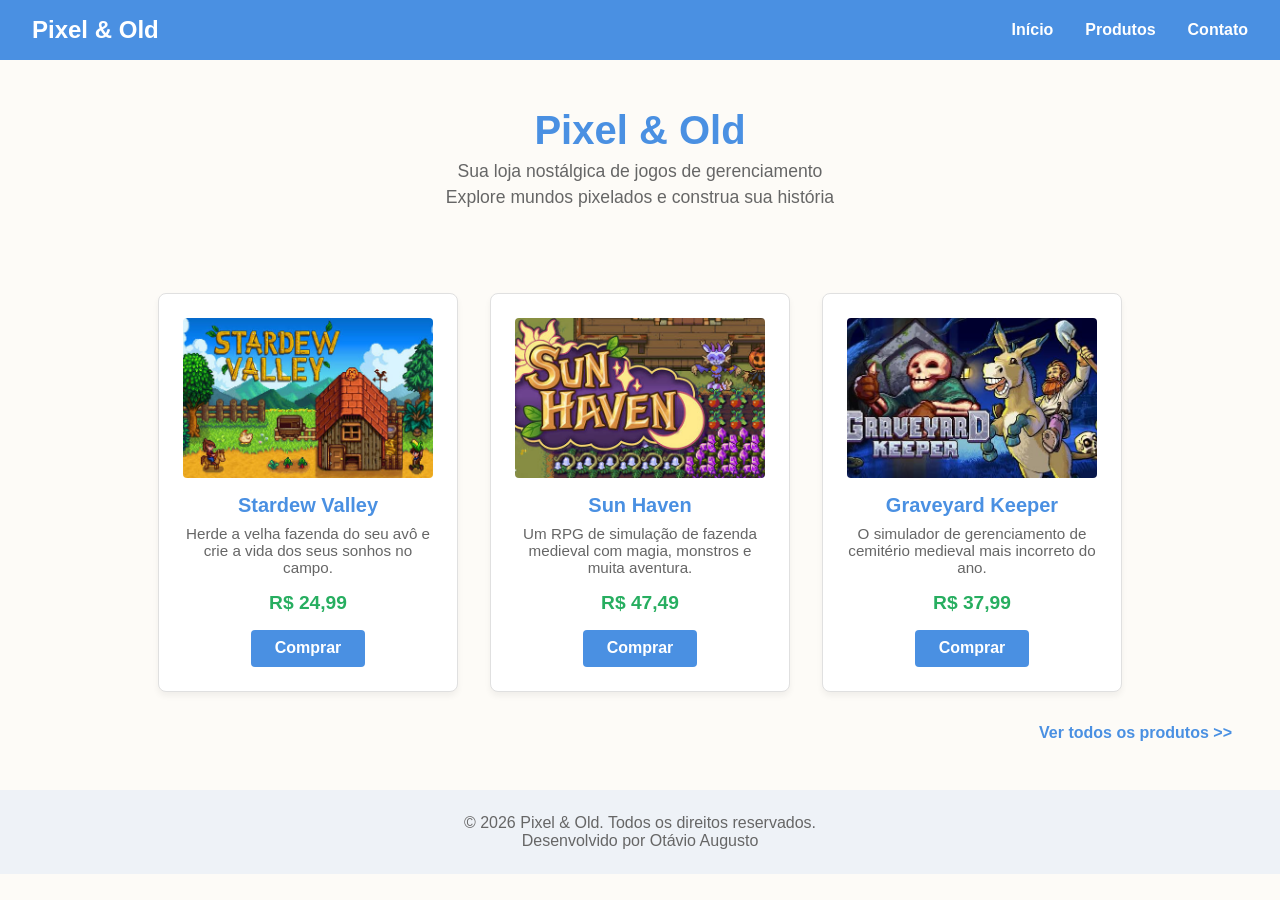
<file: index.html>
<!DOCTYPE html>
<html lang="pt-BR">
<head>
    <meta charset="UTF-8">
    <meta name="viewport" content="width=device-width, initial-scale=1.0">
    <link rel="stylesheet" href="./styles/index-style.css">
    <title>Pixel & Old - Início</title>
</head>
<body>  

    <!-- Cabeçalho com o Menu de Navegação -->
    <header class="cabecalho">
        <nav class="menu">
            <div class="logo">Pixel & Old</div>
            <ul class="ul-menu">
                <li><a href="index.html">Início</a></li>
                <li><a href="produto.html">Produtos</a></li>
                <li><a href="contato.html">Contato</a></li>
            </ul>
        </nav>
    </header>

    <main>
        <!-- Seção de Boas-vindas -->
        <section id="mensagens-inicio">
            <h1 id="nome-empresa">Pixel & Old</h1>
            <h2 class="mensagem">Sua loja nostálgica de jogos de gerenciamento</h2>
            <h3 class="mensagem">Explore mundos pixelados e construa sua história</h3>
        </section>

        <!-- Seção de Produtos -->
        <section id="cards-produtos">
            
            <!-- Produto 1: Stardew Valley -->
            <article class="card-produto">
                <img src="images/stardew-valley-card.jpg" alt="Capa pixel art do jogo Stardew Valley mostrando uma fazenda">
                <h3 class="nome-do-produto">Stardew Valley</h3>
                <p class="descricao-produto">Herde a velha fazenda do seu avô e crie a vida dos seus sonhos no campo.</p>
                <p class="preco-produto">R$ 24,99</p>
                <a href="produto.html" class="botao-comprar">Comprar</a>
            </article>

            <!-- Produto 2: Sun Haven -->
            <article class="card-produto">
                <img src="images/sun-haven-card.jpg" alt="Capa pixel art do jogo Sun Haven com elementos de fantasia">
                <h3 class="nome-do-produto">Sun Haven</h3>
                <p class="descricao-produto">Um RPG de simulação de fazenda medieval com magia, monstros e muita aventura.</p>
                <p class="preco-produto">R$ 47,49</p>
                <a href="produto.html" class="botao-comprar">Comprar</a>
            </article>

            <!-- Produto 3: Graveyard Keeper -->
            <article class="card-produto">
                <img src="images/graveyard-keeper-card.jpg" alt="Capa pixel art do jogo Graveyard Keeper com temática medieval gótica">
                <h3 class="nome-do-produto">Graveyard Keeper</h3>
                <p class="descricao-produto">O simulador de gerenciamento de cemitério medieval mais incorreto do ano.</p>
                <p class="preco-produto">R$ 37,99</p>
                <a href="produto.html" class="botao-comprar">Comprar</a>
            </article>

        </section>
        
        <div id="ver-mais">
            <a href="produto.html">Ver todos os produtos >></a>
        </div>
    </main>

    <!-- Rodapé -->
    <footer class="footer">
        <p>&copy; 2026 Pixel & Old. Todos os direitos reservados.</p>
        <p>Desenvolvido por Otávio Augusto</p>
    </footer>
    
</body>
</html>
</file>
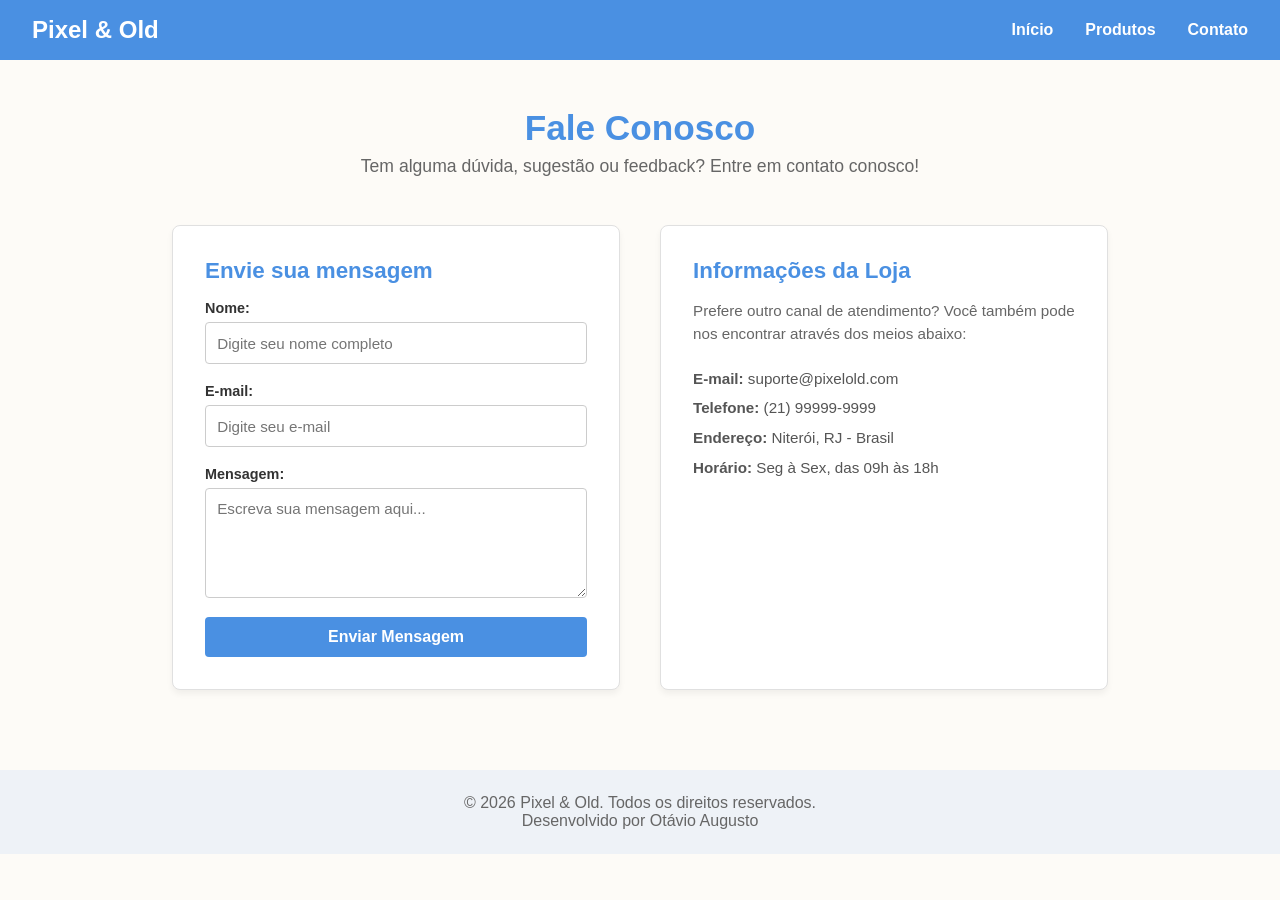
<file: contato.html>
<!DOCTYPE html>
<html lang="pt-BR">
<head>
    <meta charset="UTF-8">
    <meta name="viewport" content="width=device-width, initial-scale=1.0">
    <link rel="stylesheet" href="./styles/contato-style.css">
    <title>Pixel & Old - Contato</title>
</head>
<body>  

    <!-- Cabeçalho com o Menu de Navegação -->
    <header class="cabecalho">
        <nav class="menu">
            <div class="logo">Pixel & Old</div>
            <ul class="ul-menu">
                <li><a href="index.html">Início</a></li>
                <li><a href="produto.html">Produtos</a></li>
                <li><a href="contato.html">Contato</a></li>
            </ul>
        </nav>
    </header>

    <main>
        <!-- Seção de Título da Página -->
        <section id="titulo-pagina">
            <h1>Fale Conosco</h1>
            <p>Tem alguma dúvida, sugestão ou feedback? Entre em contato conosco!</p>
        </section>

        <!-- Seção de Conteúdo de Contato, com Formulário e Informações -->
        <section id="secao-contato">
            
            <!-- Formulário de Contato -->
            <div class="caixa-formulario">
                <h2>Envie sua mensagem</h2>
                <!-- Coloquei # no atributo action, pois o formulário é estático -->
                <form action="#" method="POST">
                    <div class="grupo-formulario">
                        <label for="nome">Nome:</label>
                        <input type="text" id="nome" name="nome" placeholder="Digite seu nome completo" required>
                    </div>

                    <div class="grupo-formulario">
                        <label for="email">E-mail:</label>
                        <input type="email" id="email" name="email" placeholder="Digite seu e-mail" required>
                    </div>

                    <div class="grupo-formulario">
                        <label for="mensagem">Mensagem:</label>
                        <textarea id="mensagem" name="mensagem" rows="5" placeholder="Escreva sua mensagem aqui..." required></textarea>
                    </div>

                    <button type="submit" class="botao-enviar">Enviar Mensagem</button>
                </form>
            </div>

            <!-- Informações de Contato da Loja -->
            <div class="caixa-informacoes">
                <h2>Informações da Loja</h2>
                <p>Prefere outro canal de atendimento? Você também pode nos encontrar através dos meios abaixo:</p>
                
                <ul class="lista-contato">
                    <li><strong>E-mail:</strong> suporte@pixelold.com</li>
                    <li><strong>Telefone:</strong> (21) 99999-9999</li>
                    <li><strong>Endereço:</strong> Niterói, RJ - Brasil</li>
                    <li><strong>Horário:</strong> Seg à Sex, das 09h às 18h</li>
                </ul>
            </div>

        </section>
    </main>

    <!-- Rodapé -->
    <footer class="footer">
        <p>&copy; 2026 Pixel & Old. Todos os direitos reservados.</p>
        <p>Desenvolvido por Otávio Augusto</p>
    </footer>
    
</body>
</html>
</file>
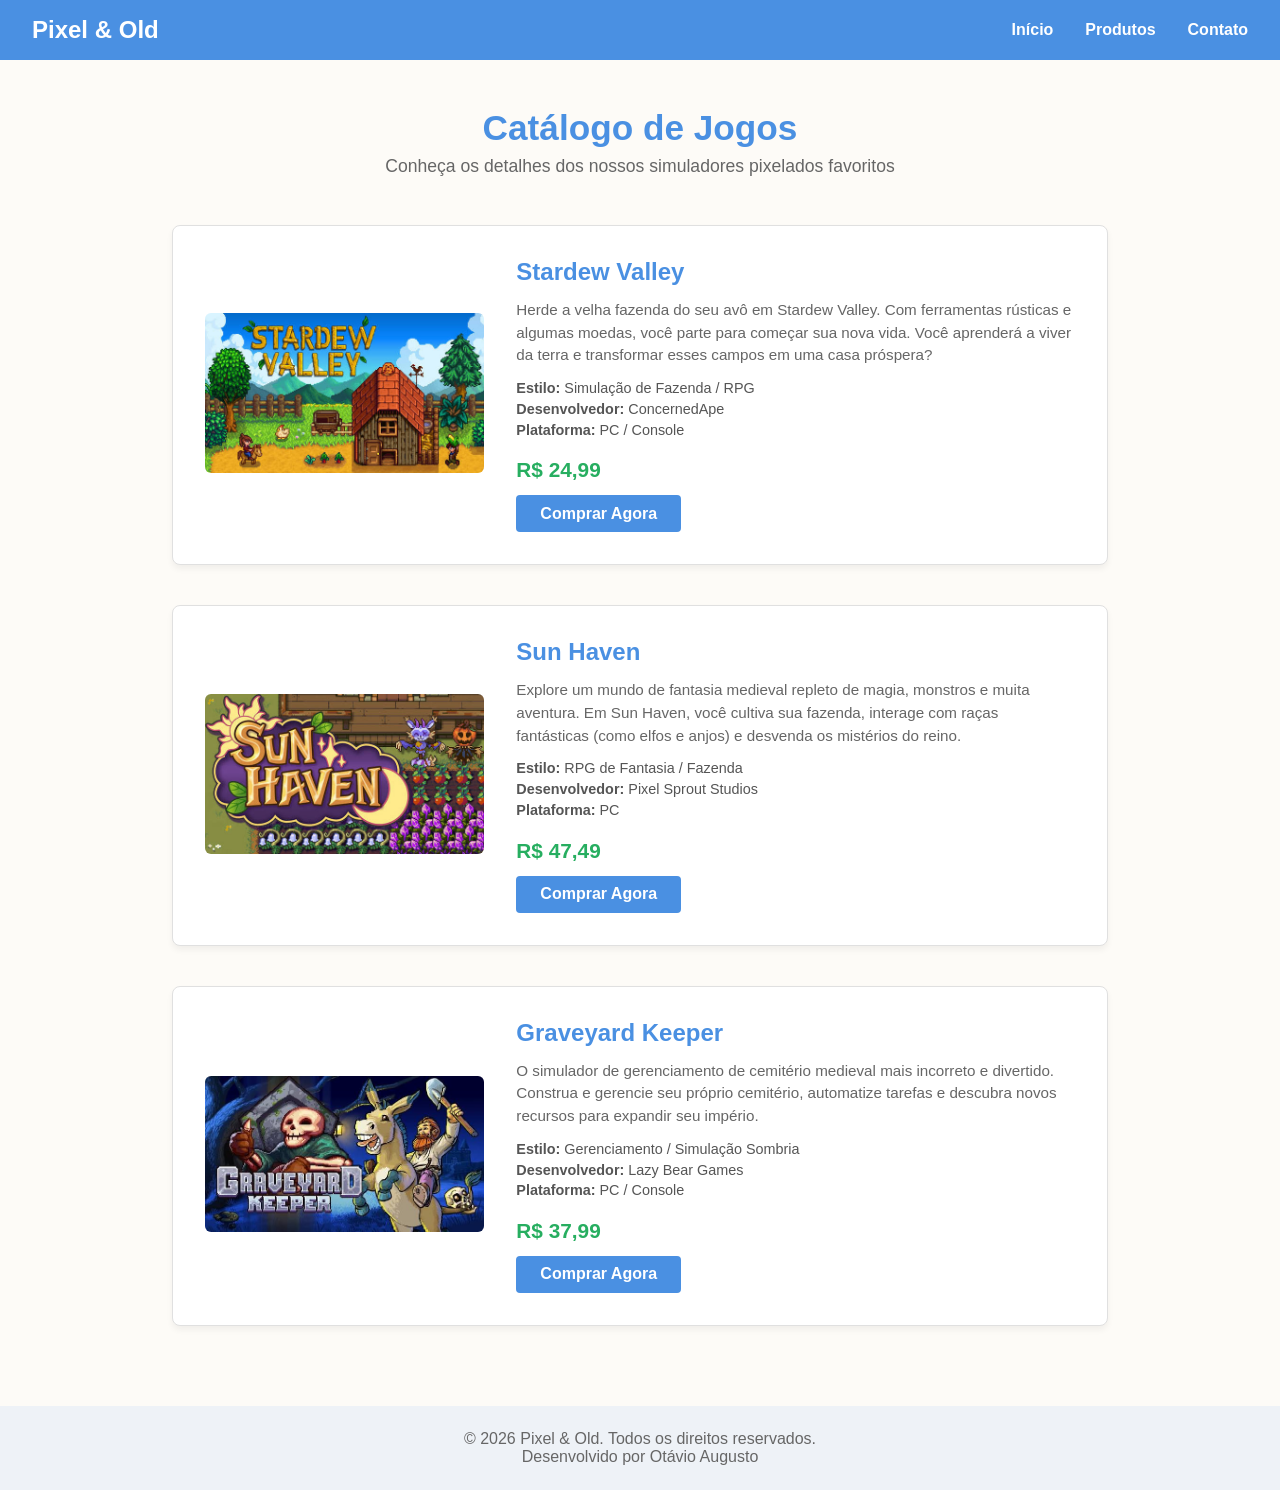
<file: produto.html>
<!DOCTYPE html>
<html lang="pt-BR">
<head>
    <meta charset="UTF-8">
    <meta name="viewport" content="width=device-width, initial-scale=1.0">
    <link rel="stylesheet" href="./styles/produto-style.css">
    <title>Pixel & Old - Produtos</title>
</head>
<body>  

    <!-- Cabeçalho com o Menu de Navegação -->
    <header class="cabecalho">
        <nav class="menu">
            <div class="logo">Pixel & Old</div>
            <ul class="ul-menu">
                <li><a href="index.html">Início</a></li>
                <li><a href="produto.html">Produtos</a></li>
                <li><a href="contato.html">Contato</a></li>
            </ul>
        </nav>
    </header>

    <main>
        <!-- Seção de Título da Página -->
        <section id="titulo-pagina">
            <h1>Catálogo de Jogos</h1>
            <p>Conheça os detalhes dos nossos simuladores pixelados favoritos</p>
        </section>

        <!-- Seção de Detalhes dos Produtos -->
        <section id="detalhes-produtos">
            
            <!-- Detalhe do Produto 1: Stardew Valley -->
            <article class="bloco-produto">
                <div class="produto-imagens">
                    <img src="images/stardew-valley-card.jpg" alt="Capa principal do jogo Stardew Valley">
                </div>
                <div class="produto-info">
                    <h2>Stardew Valley</h2>
                    <p class="descricao-completa">Herde a velha fazenda do seu avô em Stardew Valley. Com ferramentas rústicas e algumas moedas, você parte para começar sua nova vida. Você aprenderá a viver da terra e transformar esses campos em uma casa próspera?</p>
                    <ul class="lista-detalhes">
                        <li><strong>Estilo:</strong> Simulação de Fazenda / RPG</li>
                        <li><strong>Desenvolvedor:</strong> ConcernedApe</li>
                        <li><strong>Plataforma:</strong> PC / Console</li>
                    </ul>
                    <p class="preco-produto">R$ 24,99</p>
                    <!-- Coloquei # no href do botão pois não fiz página de checkout para esta tarefa -->
                    <a href="#" class="botao-comprar">Comprar Agora</a>
                </div>
            </article>

            <!-- Detalhe do Produto 2: Sun Haven -->
            <article class="bloco-produto">
                <div class="produto-imagens">
                    <img src="images/sun-haven-card.jpg" alt="Capa principal do jogo Sun Haven">
                </div>
                <div class="produto-info">
                    <h2>Sun Haven</h2>
                    <p class="descricao-completa">Explore um mundo de fantasia medieval repleto de magia, monstros e muita aventura. Em Sun Haven, você cultiva sua fazenda, interage com raças fantásticas (como elfos e anjos) e desvenda os mistérios do reino.</p>
                    <ul class="lista-detalhes">
                        <li><strong>Estilo:</strong> RPG de Fantasia / Fazenda</li>
                        <li><strong>Desenvolvedor:</strong> Pixel Sprout Studios</li>
                        <li><strong>Plataforma:</strong> PC</li>
                    </ul>
                    <p class="preco-produto">R$ 47,49</p>
                    <!-- Coloquei # no href do botão pois não fiz página de checkout para esta tarefa -->
                    <a href="#" class="botao-comprar">Comprar Agora</a>
                </div>
            </article>

            <!-- Detalhe do Produto 3: Graveyard Keeper -->
            <article class="bloco-produto">
                <div class="produto-imagens">
                    <img src="images/graveyard-keeper-card.jpg" alt="Capa principal do jogo Graveyard Keeper">
                </div>
                <div class="produto-info">
                    <h2>Graveyard Keeper</h2>
                    <p class="descricao-completa">O simulador de gerenciamento de cemitério medieval mais incorreto e divertido. Construa e gerencie seu próprio cemitério, automatize tarefas e descubra novos recursos para expandir seu império.</p>
                    <ul class="lista-detalhes">
                        <li><strong>Estilo:</strong> Gerenciamento / Simulação Sombria</li>
                        <li><strong>Desenvolvedor:</strong> Lazy Bear Games</li>
                        <li><strong>Plataforma:</strong> PC / Console</li>
                    </ul>
                    <p class="preco-produto">R$ 37,99</p>
                    <!-- Coloquei # no href do botão pois não fiz página de checkout para esta tarefa -->
                    <a href="#" class="botao-comprar">Comprar Agora</a>
                </div>
            </article>

        </section>
    </main>

    <!-- Rodapé -->
    <footer class="footer">
        <p>&copy; 2026 Pixel & Old. Todos os direitos reservados.</p>
        <p>Desenvolvido por Otávio Augusto</p>
    </footer>
    
</body>
</html>
</file>
<file: styles/index-style.css>
/* Padrão base*/
*{
    font-family: Arial, sans-serif;
    padding: 0;
    margin: 0;
    box-sizing: border-box;
}

/* Paleta de cores base para o projeto */
:root{
    --background-clean: #fdfbf7;
    --cor-principal: #4a90e2;
    --cor-texto: #333333;
}

body{
    min-height: 100vh;
    background-color: var(--background-clean);
    color: var(--cor-texto);
}

/* Estilização do Header e Menu */
.cabecalho{
    width: 100%;
    background-color: var(--cor-principal);
    padding: 1rem 2rem;
}

.menu{
    display: flex;
    justify-content: space-between;
    align-items: center;
}

.logo{
    color: #ffffff;
    font-size: 1.5rem;
    font-weight: bold;
}

.ul-menu{
    display: flex;
    gap: 2rem;
}

.ul-menu li{
    list-style: none;
}

.ul-menu a{
    text-decoration: none;
    color: #ffffff;
    font-weight: 600;
    transition: opacity 0.2s;
}

.ul-menu a:hover{
    opacity: 0.8;
}

/* Estilização da seção das Mensagens */
section#mensagens-inicio{
    padding: 3rem 2rem;
    text-align: center;
}

#nome-empresa{
    font-size: 2.5rem;
    color: var(--cor-principal);
    margin-bottom: 0.5rem;
}

.mensagem{
    color: #666666;
    font-size: 1.1rem;
    font-weight: normal;
    margin-bottom: 0.3rem;
}

/* Estilização da seção de Produtos (Responsiva) */
section#cards-produtos{
    display: flex;
    justify-content: center;
    gap: 2rem;
    padding: 2rem;
    flex-wrap: wrap;
}

.card-produto{
    background-color: #ffffff;
    border: 1px solid #e0e0e0;
    border-radius: 8px;
    padding: 1.5rem;
    width: 300px;
    display: flex;
    flex-direction: column;
    align-items: center;
    box-shadow: 0 4px 6px rgba(0, 0, 0, 0.05);
    transition: transform 0.3s ease;
}

.card-produto:hover{
    transform: translateY(-5px);
}

.card-produto img{
    width: 100%;
    height: 160px;
    object-fit: cover;
    border-radius: 4px;
    margin-bottom: 1rem;
}

h3.nome-do-produto{
    font-size: 1.25rem;
    color: var(--cor-principal);
    margin-bottom: 0.5rem;
}

.descricao-produto{
    font-size: 0.95rem;
    color: #666666;
    text-align: center;
    margin-bottom: 1rem;
}

.preco-produto{
    font-size: 1.2rem;
    font-weight: bold;
    color: #27ae60;
    margin-bottom: 1rem;
}

.botao-comprar{
    text-decoration: none;
    background-color: var(--cor-principal);
    color: white;
    padding: 0.6rem 1.5rem;
    border-radius: 4px;
    font-weight: bold;
    transition: background-color 0.2s;
}

.botao-comprar:hover{
    background-color: #357abd;
}

/* Estilização do Ver Mais */
div#ver-mais{
    display: flex;
    justify-content: flex-end;
    margin-right: 3rem;
    margin-bottom: 2rem;
}

div#ver-mais a{
    color: var(--cor-principal);
    text-decoration: none;
    font-weight: bold;
}

/* Estilização do Footer */
.footer{
    background-color: #eef2f7;
    text-align: center;
    padding: 1.5rem;
    margin-top: 3rem;
    color: #666666;
}

/* Media Query para Dispositivos Móveis */
@media screen and (max-width: 768px){
    .menu{
        flex-direction: column;
        gap: 1rem;
    }

    section#cards-produtos{
        flex-direction: column;
        align-items: center;
    }

    .card-produto{
        width: 90%;
    }
}
</file>
<file: styles/contato-style.css>
/* Padrão base */
*{
    font-family: Arial, sans-serif;
    padding: 0;
    margin: 0;
    box-sizing: border-box;
}

/* Paleta de cores base para o projeto */
:root{
    --background-clean: #fdfbf7;
    --cor-principal: #4a90e2;
    --cor-texto: #333333;
}

body{
    min-height: 100vh;
    background-color: var(--background-clean);
    color: var(--cor-texto);
}

/* Estilização do Header e Menu */
.cabecalho{
    width: 100%;
    background-color: var(--cor-principal);
    padding: 1rem 2rem;
}

.menu{
    display: flex;
    justify-content: space-between;
    align-items: center;
}

.logo{
    color: #ffffff;
    font-size: 1.5rem;
    font-weight: bold;
}

.ul-menu{
    display: flex;
    gap: 2rem;
}

.ul-menu li{
    list-style: none;
}

.ul-menu a{
    text-decoration: none;
    color: #ffffff;
    font-weight: 600;
    transition: opacity 0.2s;
}

.ul-menu a:hover{
    opacity: 0.8;
}

/* Estilização do Título da Página */
section#titulo-pagina{
    padding: 3rem 2rem 1rem 2rem;
    text-align: center;
}

section#titulo-pagina h1{
    font-size: 2.2rem;
    color: var(--cor-principal);
    margin-bottom: 0.5rem;
}

section#titulo-pagina p{
    color: #666666;
    font-size: 1.1rem;
}

/* Estilização da Seção de Contato */
section#secao-contato{
    display: flex;
    justify-content: center;
    gap: 2.5rem;
    padding: 2rem;
    max-width: 1000px;
    margin: 0 auto;
}

.caixa-formulario, .caixa-informacoes{
    background-color: #ffffff;
    border: 1px solid #e0e0e0;
    border-radius: 8px;
    padding: 2rem;
    flex: 1;
    box-shadow: 0 4px 6px rgba(0, 0, 0, 0.05);
}

.caixa-formulario h2, .caixa-informacoes h2{
    font-size: 1.4rem;
    color: var(--cor-principal);
    margin-bottom: 1rem;
}

.caixa-informacoes p{
    color: #666666;
    font-size: 0.95rem;
    margin-bottom: 1.5rem;
    line-height: 1.5;
}

/* Estilização do Formulário */
.grupo-formulario{
    display: flex;
    flex-direction: column;
    gap: 0.4rem;
    margin-bottom: 1.2rem;
}

.grupo-formulario label{
    font-size: 0.9rem;
    font-weight: bold;
    color: var(--cor-texto);
}

.grupo-formulario input, 
.grupo-formulario textarea{
    padding: 0.7rem;
    border: 1px solid #cccccc;
    border-radius: 4px;
    font-size: 0.95rem;
    color: var(--cor-texto);
    outline: none;
    transition: border-color 0.2s;
}

.grupo-formulario input:focus, 
.grupo-formulario textarea:focus{
    border-color: var(--cor-principal);
}

.botao-enviar{
    background-color: var(--cor-principal);
    color: white;
    border: none;
    padding: 0.7rem 1.5rem;
    border-radius: 4px;
    font-size: 1rem;
    font-weight: bold;
    cursor: pointer;
    transition: background-color 0.2s;
    width: 100%;
}

.botao-enviar:hover{
    background-color: #357abd;
}

/* Lista de Informações de Contato */
.lista-contato{
    list-style: none;
    display: flex;
    flex-direction: column;
    gap: 0.8rem;
    font-size: 0.95rem;
    color: #555555;
}

/* Estilização do Footer */
.footer{
    background-color: #eef2f7;
    text-align: center;
    padding: 1.5rem;
    margin-top: 3rem;
    color: #666666;
}

/* Media Query para Dispositivos Móveis */
@media screen and (max-width: 768px){
    .menu{
        flex-direction: column;
        gap: 1rem;
    }

    section#secao-contato{
        flex-direction: column;
    }
}
</file>
<file: styles/produto-style.css>
/* Padrão base */
*{
    font-family: Arial, sans-serif;
    padding: 0;
    margin: 0;
    box-sizing: border-box;
}

/* Paleta de cores base para o projeto */
:root{
    --background-clean: #fdfbf7;
    --cor-principal: #4a90e2;
    --cor-texto: #333333;
}

body{
    min-height: 100vh;
    background-color: var(--background-clean);
    color: var(--cor-texto);
}

/* Estilização do Header e Menu */
.cabecalho{
    width: 100%;
    background-color: var(--cor-principal);
    padding: 1rem 2rem;
}

.menu{
    display: flex;
    justify-content: space-between;
    align-items: center;
}

.logo{
    color: #ffffff;
    font-size: 1.5rem;
    font-weight: bold;
}

.ul-menu{
    display: flex;
    gap: 2rem;
}

.ul-menu li{
    list-style: none;
}

.ul-menu a{
    text-decoration: none;
    color: #ffffff;
    font-weight: 600;
    transition: opacity 0.2s;
}

.ul-menu a:hover{
    opacity: 0.8;
}

/* Estilização do Título da Página */
section#titulo-pagina{
    padding: 3rem 2rem 1rem 2rem;
    text-align: center;
}

section#titulo-pagina h1{
    font-size: 2.2rem;
    color: var(--cor-principal);
    margin-bottom: 0.5rem;
}

section#titulo-pagina p{
    color: #666666;
    font-size: 1.1rem;
}

/* Estilização da seção de Detalhes dos Produtos */
section#detalhes-produtos{
    display: flex;
    flex-direction: column;
    gap: 2.5rem;
    padding: 2rem;
    max-width: 1000px;
    margin: 0 auto;
}

.bloco-produto{
    background-color: #ffffff;
    border: 1px solid #e0e0e0;
    border-radius: 8px;
    padding: 2rem;
    display: flex;
    gap: 2rem;
    align-items: center;
    box-shadow: 0 4px 6px rgba(0, 0, 0, 0.05);
}

.produto-imagens{
    flex: 1;
}

.produto-imagens img{
    width: 100%;
    max-height: 220px;
    object-fit: cover;
    border-radius: 6px;
}

.produto-info{
    flex: 2;
    display: flex;
    flex-direction: column;
    gap: 0.8rem;
}

.produto-info h2{
    font-size: 1.5rem;
    color: var(--cor-principal);
}

.descricao-completa{
    font-size: 0.95rem;
    color: #666666;
    line-height: 1.5;
}

.lista-detalhes{
    list-style: none;
    display: flex;
    flex-direction: column;
    gap: 0.3rem;
    font-size: 0.9rem;
    color: #555555;
}

.preco-produto{
    font-size: 1.3rem;
    font-weight: bold;
    color: #27ae60;
    margin-top: 0.5rem;
}

.botao-comprar{
    text-decoration: none;
    background-color: var(--cor-principal);
    color: white;
    padding: 0.6rem 1.5rem;
    border-radius: 4px;
    font-weight: bold;
    text-align: center;
    width: fit-content;
    transition: background-color 0.2s;
}

.botao-comprar:hover{
    background-color: #357abd;
}

/* Estilização do Footer */
.footer{
    background-color: #eef2f7;
    text-align: center;
    padding: 1.5rem;
    margin-top: 3rem;
    color: #666666;
}

/* Media Query para Dispositivos Móveis */
@media screen and (max-width: 768px){
    .menu{
        flex-direction: column;
        gap: 1rem;
    }

    .bloco-produto{
        flex-direction: column;
    }

    .botao-comprar{
        width: 100%;
        text-align: center;
    }
}
</file>
